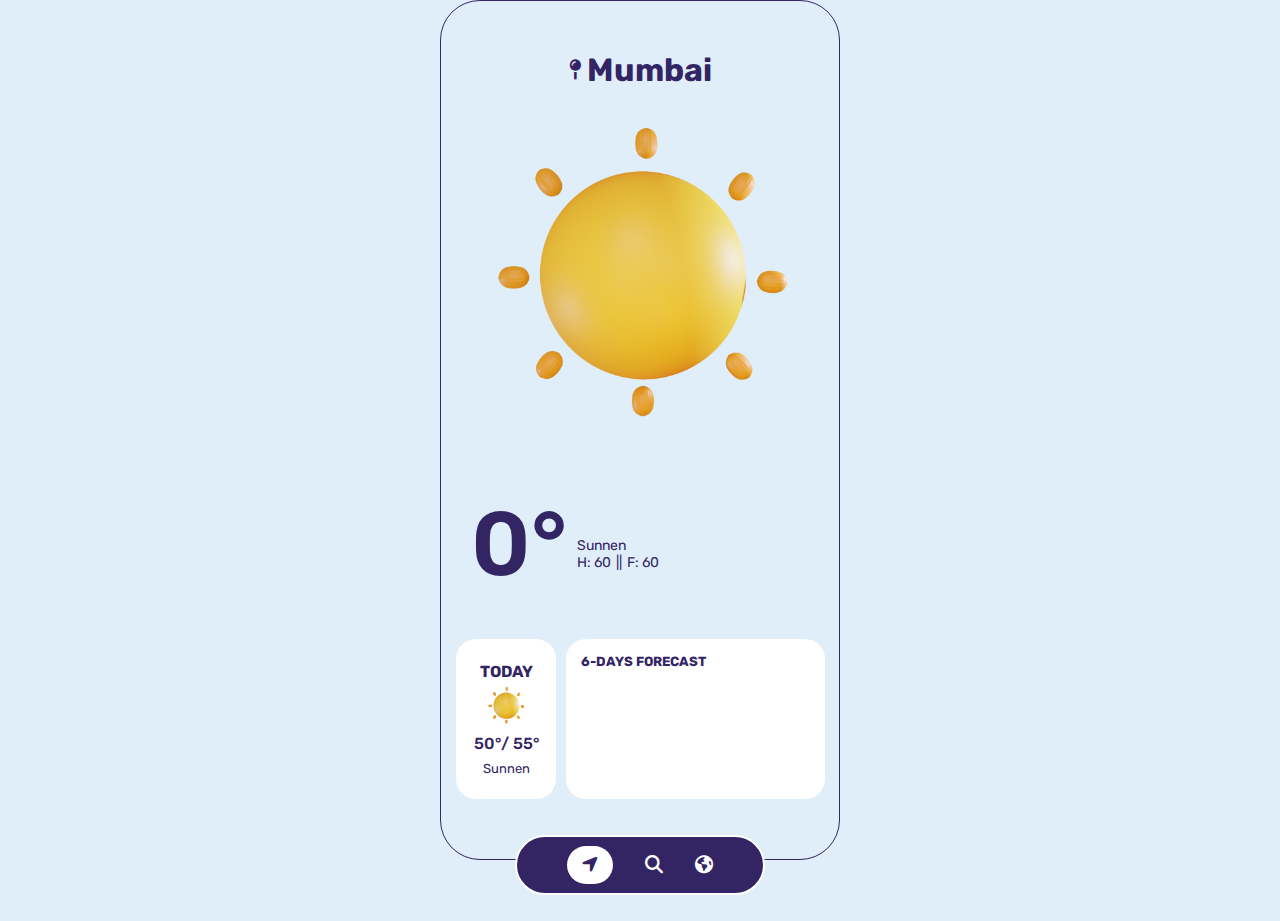
<file: index.html>
<!DOCTYPE html>
<html lang="en">

<head>
  <meta charset="UTF-8" />
  <meta name="viewport" content="width=device-width, initial-scale=1.0" />
  <!-- links -->
  <link rel="icon" type="png" href="icon.png" />
  <link rel="stylesheet" href="https://cdnjs.cloudflare.com/ajax/libs/font-awesome/6.4.0/css/all.min.css" />
  <link rel="stylesheet" href="style.css" />
  <!-- Title -->
  <title>Live Weather Report</title>
</head>

<body>
  <div class="pc">
    <!-- nav section -->
    <nav>
      <ul>
        <li>
          <a class="active" href="index.html"><i class="fa-solid fa-location-arrow"></i></a>
        </li>
        <li>
          <a href="search.html"><i class="fa-solid fa-magnifying-glass"></i></a>
        </li>
        <li>
          <a href="world.html"><i class="fa-solid fa-earth-americas"></i></a>
        </li>
      </ul>
    </nav>
    <!-- main section -->
    <div id="screen">
      <!-- city name -->
      <div class="city-name">
        <i class="fa-solid fa-map-pin"></i>
        <h1 id="city-name">Mumbai</h1>
      </div>
      <!-- weather icon -->
      <div class="weather-icon-css">
        <img class="weather-icon" src="sun.png" />
      </div>
      <!-- weather details -->
      <div class="weather-description">
        <div class="show-metric" id="metric">0°</div>
        <div class="weather-details">
          <div class="weather-main" id="weather-main">Sunnen</div>
          <div class="h-f">
            <div class="show-humidity">H: <span id="humidity">60</span></div>
            ||
            <div class="show-humidity">
              F: <span id="feels-like">60</span>
            </div>
          </div>
        </div>
      </div>
      <!-- Today-forecast -->
      <div class="forcasts-box">
        <div class="today-forecast">
          <h4>TODAY</h4>
          <div class="weather-icon-today">
            <img class="weather-icons" src="sun.png" />
          </div>
          <div class="temp-today">
            <span id="temp-min-today">50°</span><span>/ </span><span id="temp-max-today">55°</span>
          </div>
          <div class="weather-main-today" id="weather-main">Sunnen</div>
        </div>

        <!-- 5day Forecast -->
        <div class="forecast">
          <h5>6-DAYS FORECAST</h5>
          <div id="forecast-box"></div>
        </div>
      </div>
    </div>
  </div>
  <!-- script -->
  <script src="main.js"></script>
</body>

</html>
</file>
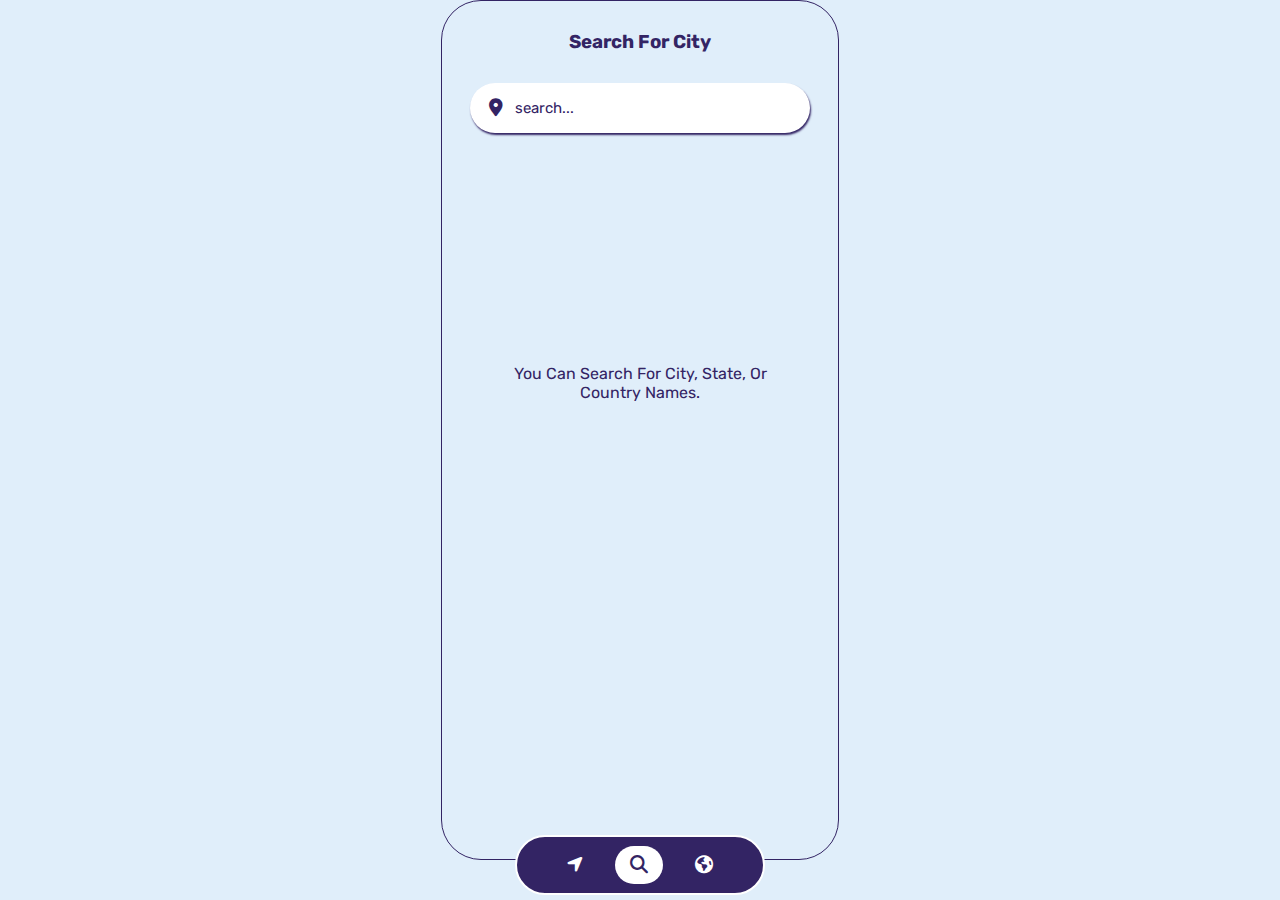
<file: search.html>
<!DOCTYPE html>
<html lang="en">

<head>
  <meta charset="UTF-8">
  <meta name="viewport" content="width=device-width, initial-scale=1.0">
  <!-- links -->
  <link rel="icon" type="png" href="icon.png" />
  <link rel="stylesheet" href="https://cdnjs.cloudflare.com/ajax/libs/font-awesome/6.4.0/css/all.min.css" />
  <link rel="stylesheet" href="search.css" />
  <!-- Title -->
  <title>Live Weather Report</title>
</head>

<body>
  <div class="pc">
    <!-- nav section -->
    <nav>
      <ul>
        <li><a href="index.html"><i class="fa-solid fa-location-arrow"></i></a></li>
        <li><a class="active" href="search.html"><i class="fa-solid fa-magnifying-glass"></i></a></li>
        <li><a href="world.html"><i class="fa-solid fa-earth-americas"></i></a></li>
      </ul>
    </nav>
    <!-- main section -->
    <h3>Search For City</h3>
    <!-- search -->
    <div class="search">
      <div class="search-icon"><i class="fa-solid fa-location-dot"></i></div>
      <input class="searchinput" type="text" placeholder="search...">
    </div>
    <!-- message -->
    <div class="message">
      <p>You Can Search For City, State, Or Country Names.</p>
    </div>
    <!-- error message -->
    <div class="error-message">
      <p>One of the specified locations (city, state, or country) was not found. Please try again</p>
    </div>
    <!-- weather -->
    <div class="return">
      <div class="box">
        <div class="weather-box">
          <div class="name">
            <div class="city-name">London</div>
            <div class="weather-temp">20°</div>
          </div>
          <div class="weather-icon"><img class="weather-img" src="haze.png" alt=""></div>
        </div>
        <!-- 1 -->
        <div class="weather-desc">
          <div class="desc-box">
            <div class="desc-icon"><i class="fa-solid fa-wind"></i></div>
            <div class="desc-name">Wind</div>
            <div class="desc-info wind">15 m/s</div>
          </div>

          <div class="desc-box">
            <div class="desc-icon"><i class="fa-solid fa-temperature-full"></i></div>
            <div class="desc-name">Pressure</div>
            <div class="desc-info pressure">15 mbar</div>
          </div>

          <div class="desc-box">
            <div class="desc-icon"><i class="fa-solid fa-droplet"></i></div>
            <div class="desc-name">Humidity</div>
            <div class="desc-info humidity">50%</div>
          </div>
        </div>
        <!-- 2 -->
        <div class="weather-desc">
          <div class="desc-box">
            <div class="desc-icon"><i class="fa-solid fa-sun"></i></div>
            <div class="desc-name">Sun Rise</div>
            <div class="desc-info sunrise">12:00:00</div>
          </div>

          <div class="desc-box">
            <div class="desc-icon"><i class="fa-solid fa-cloud-sun"></i></div>
            <div class="desc-name">Sun Set</div>
            <div class="desc-info sunset">12:00:00</div>
          </div>

        </div>
      </div>
    </div>
  </div>
  <!-- main.js -->
  <script src="search.js"></script>
</body>

</html>
</file>
<file: style.css>
@import url("https://fonts.googleapis.com/css2?family=Rubik:ital,wght@0,300..900;1,300..900&display=swap");
* {
  padding: 0;
  margin: 0;
  box-sizing: border-box;
  list-style: none;
  font-family: "Rubik", sans-serif;
}
:root {
  --font-color-main: #332464;
  --white-color: #ffffff;
}
body {
  background-color: #e0eefa;
}
.pc {
  width: 400px;
  height: 860px;
  margin-left: auto;
  margin-right: auto;
  border: 1px solid var(--font-color-main);
  border-radius: 40px;
}

nav {
  position: fixed;
  left: 0;
  right: 0;
  margin: 0 auto;
  width: fit-content;
  bottom: 5px;
  display: flex;
  justify-content: center;
  align-items: center;
  width: 250px;
  height: 60px;
  border-radius: 40px;
  border: 2px solid var(--white-color);
  background-color: var(--font-color-main);
}
nav ul {
  display: flex;
  gap: 2pc;
}
nav ul li a {
  color: var(--white-color);
  font-size: 18px;
}
.active {
  background-color: var(--white-color);
  color: var(--font-color-main);
  border-radius: 100px;
  padding: 8px 15px;
}

#screen {
  width: 100%;
  height: 100vh;
  margin: 20px 0;
}
.city-name {
  color: var(--font-color-main);
  display: flex;
  justify-content: center;
  align-items: center;
  padding-top: 30px;
  gap: 5px;
}
.city-name i {
  font-size: 20px;
}
.weather-icon-css {
  display: flex;
  justify-content: center;
  align-items: center;
  width: 100%;
  height: 350px;
  margin-top: 10px;
}
.weather-icon-css img {
  width: 80%;
}
.weather-description {
  height: 150px;
  margin-top: 20px;
  display: flex;
  align-items: center;
  color: var(--font-color-main);
  /* border: 1px solid #000; */
}
.show-metric {
  padding-left: 30px;
  font-size: 90px;
  font-weight: 550;
}
.weather-details {
  font-size: 14px;
  margin: 50px 20px 30px 10px;
  width: 100px;
  display: flex;
  flex-direction: column;
}
.weather-details .h-f {
  display: flex;
  gap: 5px;
}
.forcasts-box {
  display: flex;
  margin: 20px 0;
  color: var(--font-color-main);
}
.today-forecast {
  width: 100px;
  height: 160px;
  border-radius: 20px;
  margin-left: 15px;
  display: flex;
  gap: 5px;
  flex-direction: column;
  justify-content: center;
  align-items: center;
  background-color: var(--white-color);
}
.weather-icon-today img {
  width: 40px;
}
.temp-today {
  font-weight: 500;
}
.weather-main-today {
  padding: 3px 0 0 0;
  font-size: 13px;
  text-align: center;
}
.forecast {
  width: 65%;
  height: 160px;
  margin-left: 10px;
  border-radius: 20px;
  background-color: var(--white-color);
}
.forecast h5 {
  text-align: left;
  padding: 15px 0 0 15px;
}
#forecast-box {
  display: grid;
  grid-auto-flow: column;
  overflow-y: auto;
  gap: 10px;
  width: 95%;
  padding: 10px 12px;
  overscroll-behavior-x: contain;
  scroll-snap-type: x mandatory;
  scrollbar-width: none;
}
#forecast-box::-webkit-scrollbar {
  display: none;
}
.weather-forecast-box {
  width: 70px;
  height: 110px;
  border-radius: 15px;
  display: flex;
  text-align: center;
  flex-direction: column;
  justify-content: center;
  align-items: center;
  gap: 2px;
  flex-shrink: 0;
  align-items: center;
  border: 1px solid var(--font-color-main);
}
.day-weather {
  font-size: 15px;
}
.weather-icon-forecast img {
  width: 30px;
}
.temp-weather {
  font-size: 12px;
}
.weather-main-forecast {
  font-size: 12px;
}

@media (max-width: 400px) {
  /* 400 * 860 */
  .pc {
    border: none;
    border-radius: none;
    width: auto;
    height: auto;
  }
}
</file>
<file: search.css>
@import url("https://fonts.googleapis.com/css2?family=Rubik:ital,wght@0,300..900;1,300..900&display=swap");
* {
  padding: 0;
  margin: 0;
  box-sizing: border-box;
  list-style: none;
  font-family: "Rubik", sans-serif;
}
:root {
  --font-color-main: #332464;
  --white-color: #fff;
}
body {
  background-color: #e0eefa;
}
.pc {
  width: 398px;
  height: 860px;
  margin-left: auto;
  margin-right: auto;
  border: 1px solid var(--font-color-main);
  border-radius: 40px;
}

nav {
  position: fixed;
  left: 0;
  right: 0;
  margin: 0 auto;
  width: fit-content;
  bottom: 5px;
  display: flex;
  justify-content: center;
  align-items: center;
  width: 250px;
  height: 60px;
  border-radius: 40px;
  border: 2px solid var(--white-color);
  background-color: var(--font-color-main);
}
nav ul {
  display: flex;
  gap: 2pc;
}
nav ul li a {
  color: var(--white-color);
  font-size: 18px;
}
.active {
  background-color: var(--white-color);
  color: var(--font-color-main);
  border-radius: 100px;
  padding: 8px 15px;
}
h3 {
  color: var(--font-color-main);
  text-align: center;
  margin: 30px 0;
}
.search {
  width: 340px;
  height: 50px;
  margin-left: auto;
  margin-right: auto;
  border-radius: 40px;
  display: flex;
  justify-content: center;
  align-items: center;
  box-shadow: 1px 2px 2px var(--font-color-main);
  background-color: var(--white-color);
}
.search-icon {
  width: 18px;
  height: 50px;
  display: flex;
  border-radius: 20px;
  justify-content: center;
  align-items: center;
}
.search-icon i {
  font-size: 18px;
  color: var(--font-color-main);
}
.search input {
  width: 85%;
  padding: 10px;
  font-size: 15px;
  color: var(--font-color-main);
  border: none;
  outline: none;
}
.search input::placeholder {
  color: var(--font-color-main);
}
/*  */
.error-message {
  display: none;
}
.error-message p {
  width: 100%;
  height: 500px;
  display: flex;
  justify-content: center;
  align-items: center;
  color: var(--font-color-main);
  text-align: center;
  padding: 40px;
}
/*  */
.message {
  display: block;
}
.message p {
  width: 100%;
  height: 500px;
  display: flex;
  justify-content: center;
  align-items: center;
  color: var(--font-color-main);
  text-align: center;
  padding: 50px;
}
/*  */
.return {
  display: none;
}
.box {
  max-width: 400px;
  height: auto;
  padding: 0 40px;
  margin-left: auto;
  margin-right: auto;
  border:1px solid black;
  margin-top: 40px;
}
.weather-box {
  height: 200px;
  max-width: 320px;
  border-radius: 40px;
  margin-top: 10px;
  display: flex;
  justify-content: center;
  align-items: center;
  background-color: var(--font-color-main);
}
.name {
  padding-left: 40px;
  width: 220px;
  display: flex;
  flex-direction: column;
  gap: 5px;
  color: var(--white-color);
  height: auto;
}
.city-name {
  font-size: 20px;
}
.weather-temp {
  font-size: 60px;
}
.weather-icon {
  padding: 0 20px;
  width: 220px;
  height: 170px;
  display: flex;
  align-items: center;
  justify-content: center;
}
.weather-icon img {
  width: 100%;
}
/*  */
.weather-desc {
  display: flex;
  justify-content: center;
  column-gap: 10px;
}
.desc-box {
  width: 100px;
  display: grid;
  padding: 15px;
  gap: 5px;
  height: 100px;
  margin-top: 10px;
  border-radius: 20px;
  place-content: center;
  color: var(--white-color);
  background-color: var(--font-color-main);
}

@media (max-width: 400px) {
  .pc {
    border: none;
    border-radius: none;
    width: auto;
    height: auto;
  }
}
</file>
